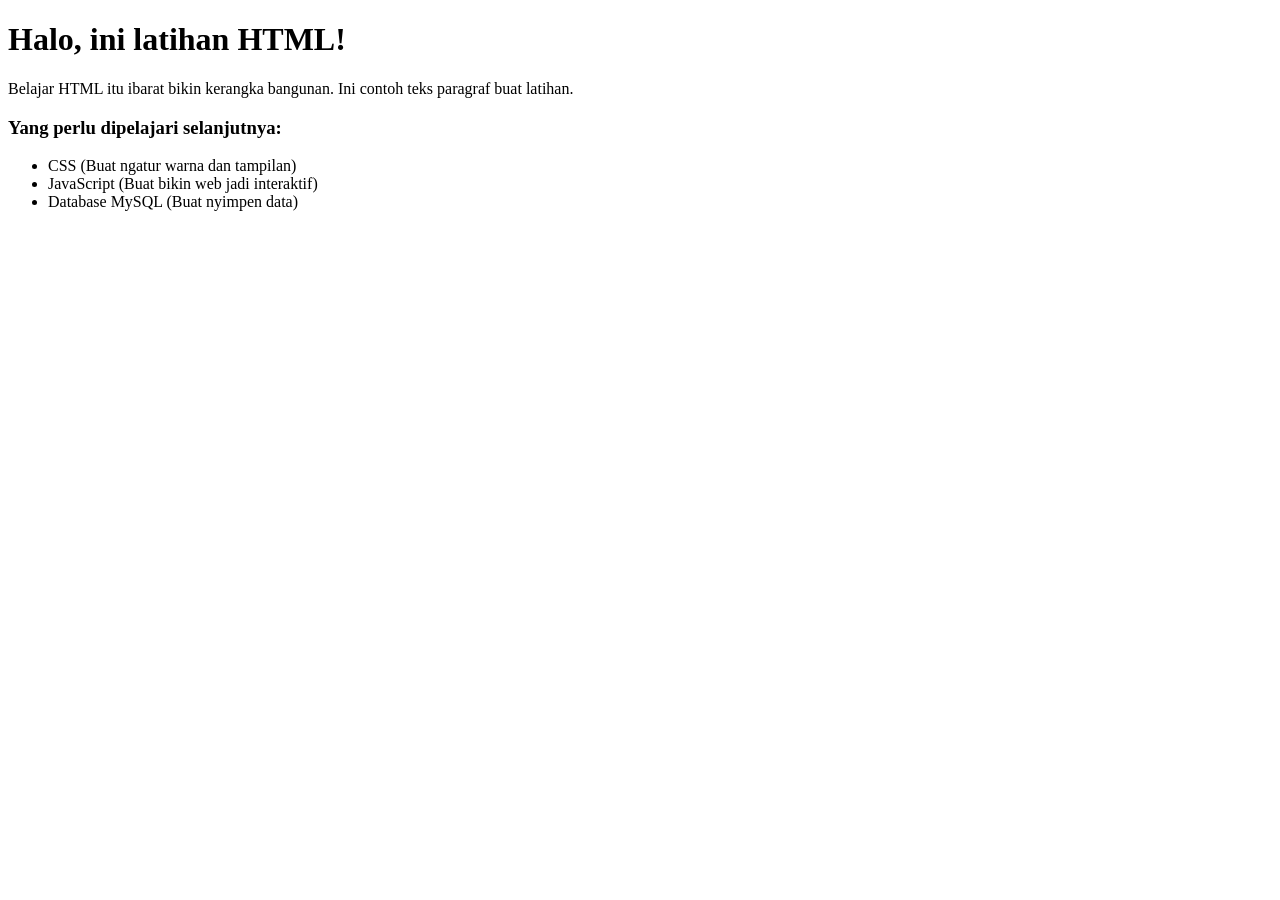
<file: latihan/index.html>
<!doctype html>
<html lang="id">
  <head>
    <meta charset="UTF-8" />
    <meta name="viewport" content="width=device-width, initial-scale=1.0" />
    <title>Latihan HTML</title>
  </head>
  <body>
    <h1>Halo, ini latihan HTML!</h1>

    <p>
      Belajar HTML itu ibarat bikin kerangka bangunan. Ini contoh teks paragraf
      buat latihan.
    </p>

    <h3>Yang perlu dipelajari selanjutnya:</h3>
    <ul>
      <li>CSS (Buat ngatur warna dan tampilan)</li>
      <li>JavaScript (Buat bikin web jadi interaktif)</li>
      <li>Database MySQL (Buat nyimpen data)</li>
    </ul>
  </body>
</html>
</file>
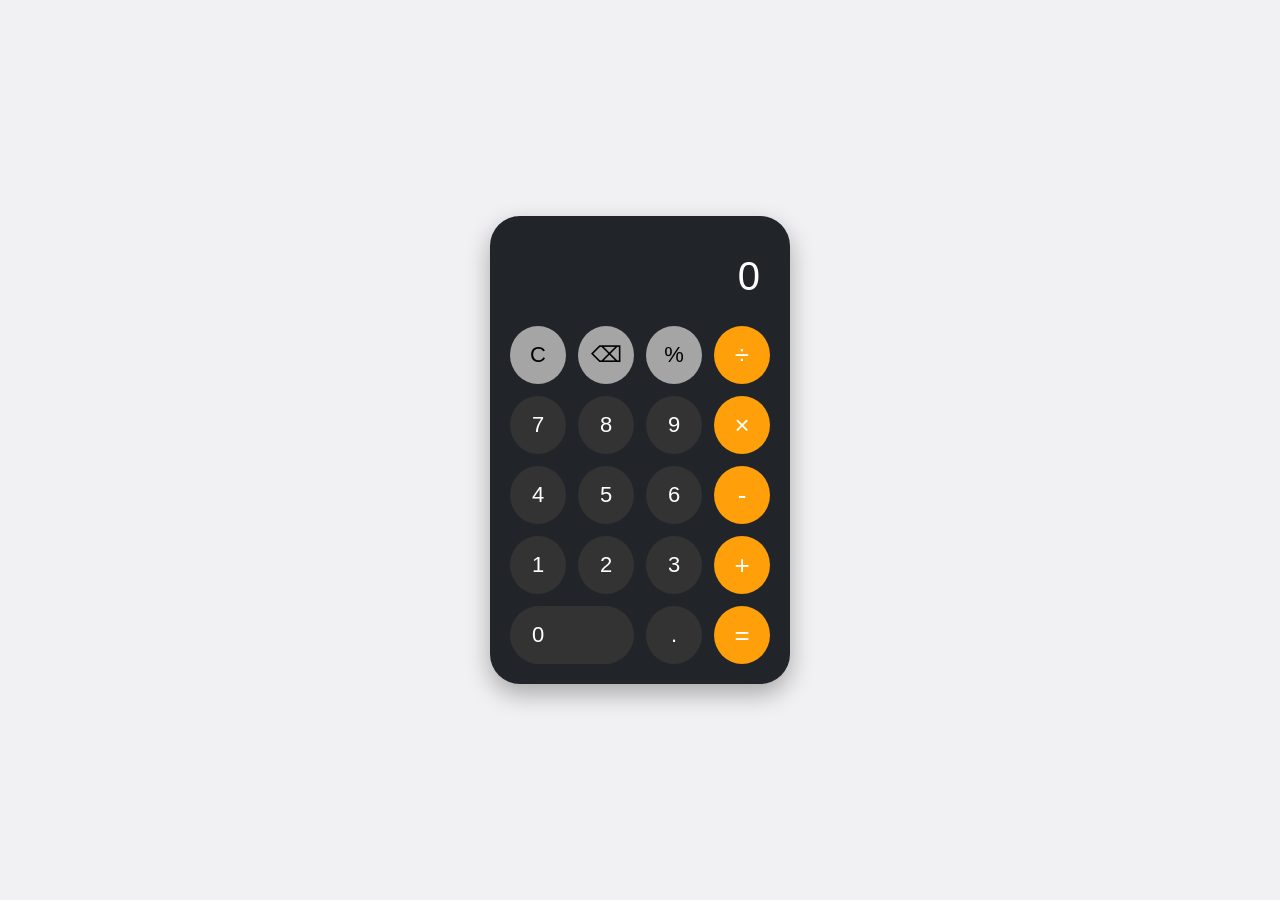
<file: prak3.html/index.html>
<!DOCTYPE html>
<html lang="id">
<head>
  <meta charset="UTF-8">
  <meta name="viewport" content="width=device-width, initial-scale=1.0">
  <title>Kalkulator HP</title>
  <link rel="stylesheet" href="style.css">
</head>
<body>

  <div class="kalkulator">
    <input type="text" class="display" id="display" value="0" disabled>
    <div class="buttons">
      <button class="btn-func" onclick="reset()">C</button>
      <button class="btn-func" onclick="hapus()">⌫</button>
      <button class="btn-func" onclick="input('%')">%</button>
      <button class="btn-op" onclick="input('/')">÷</button>

      <button class="btn-num" onclick="input('7')">7</button>
      <button class="btn-num" onclick="input('8')">8</button>
      <button class="btn-num" onclick="input('9')">9</button>
      <button class="btn-op" onclick="input('*')">×</button>

      <button class="btn-num" onclick="input('4')">4</button>
      <button class="btn-num" onclick="input('5')">5</button>
      <button class="btn-num" onclick="input('6')">6</button>
      <button class="btn-op" onclick="input('-')">-</button>

      <button class="btn-num" onclick="input('1')">1</button>
      <button class="btn-num" onclick="input('2')">2</button>
      <button class="btn-num" onclick="input('3')">3</button>
      <button class="btn-op" onclick="input('+')">+</button>

      <button class="btn-num btn-zero" onclick="input('0')">0</button>
      <button class="btn-num" onclick="input('.')">.</button>
      <button class="btn-op" onclick="hitung()">=</button>
    </div>
  </div>

    <script src="Jscript.js"></script>

</body>
</html>
</file>
<file: prak3.html/style.css>
* { box-sizing: border-box; margin: 0; padding: 0; }
    body {
      background-color: hwb(270 94% 5%);
      display: flex;
      justify-content: center;
      align-items: center;
      min-height: 100vh;
      font-family: sans-serif;
    }
    .kalkulator {
      background-color: #212529;
      width: 300px;
      padding: 20px;
      border-radius: 30px;
      box-shadow: 0 10px 25px rgba(0,0,0,0.3);
    }
    .display {
      width: 100%;
      height: 80px;
      background-color: transparent;
      color: #ffffff;
      text-align: right;
      font-size: 40px;
      border: none;
      outline: none;
      padding: 10px;
      margin-bottom: 10px;
    }
    .buttons {
      display: grid;
      grid-template-columns: repeat(4, 1fr);
      gap: 12px;
    }
    button {
      height: 58px;
      border-radius: 50%;
      border: none;
      font-size: 22px;
      font-weight: 500;
      cursor: pointer;
      transition: filter 0.2s;
    }
    button:active { filter: brightness(130%); }
    
    .btn-num { background-color: #333333; color: #ffffff; }
    .btn-func { background-color: #a5a5a5; color: #000000; }
    .btn-op { background-color: #ff9f0a; color: #ffffff; font-size: 26px; }
    
    .btn-zero {
      grid-column: span 2;
      border-radius: 30px;
      text-align: left;
      padding-left: 22px;
    }
</file>
